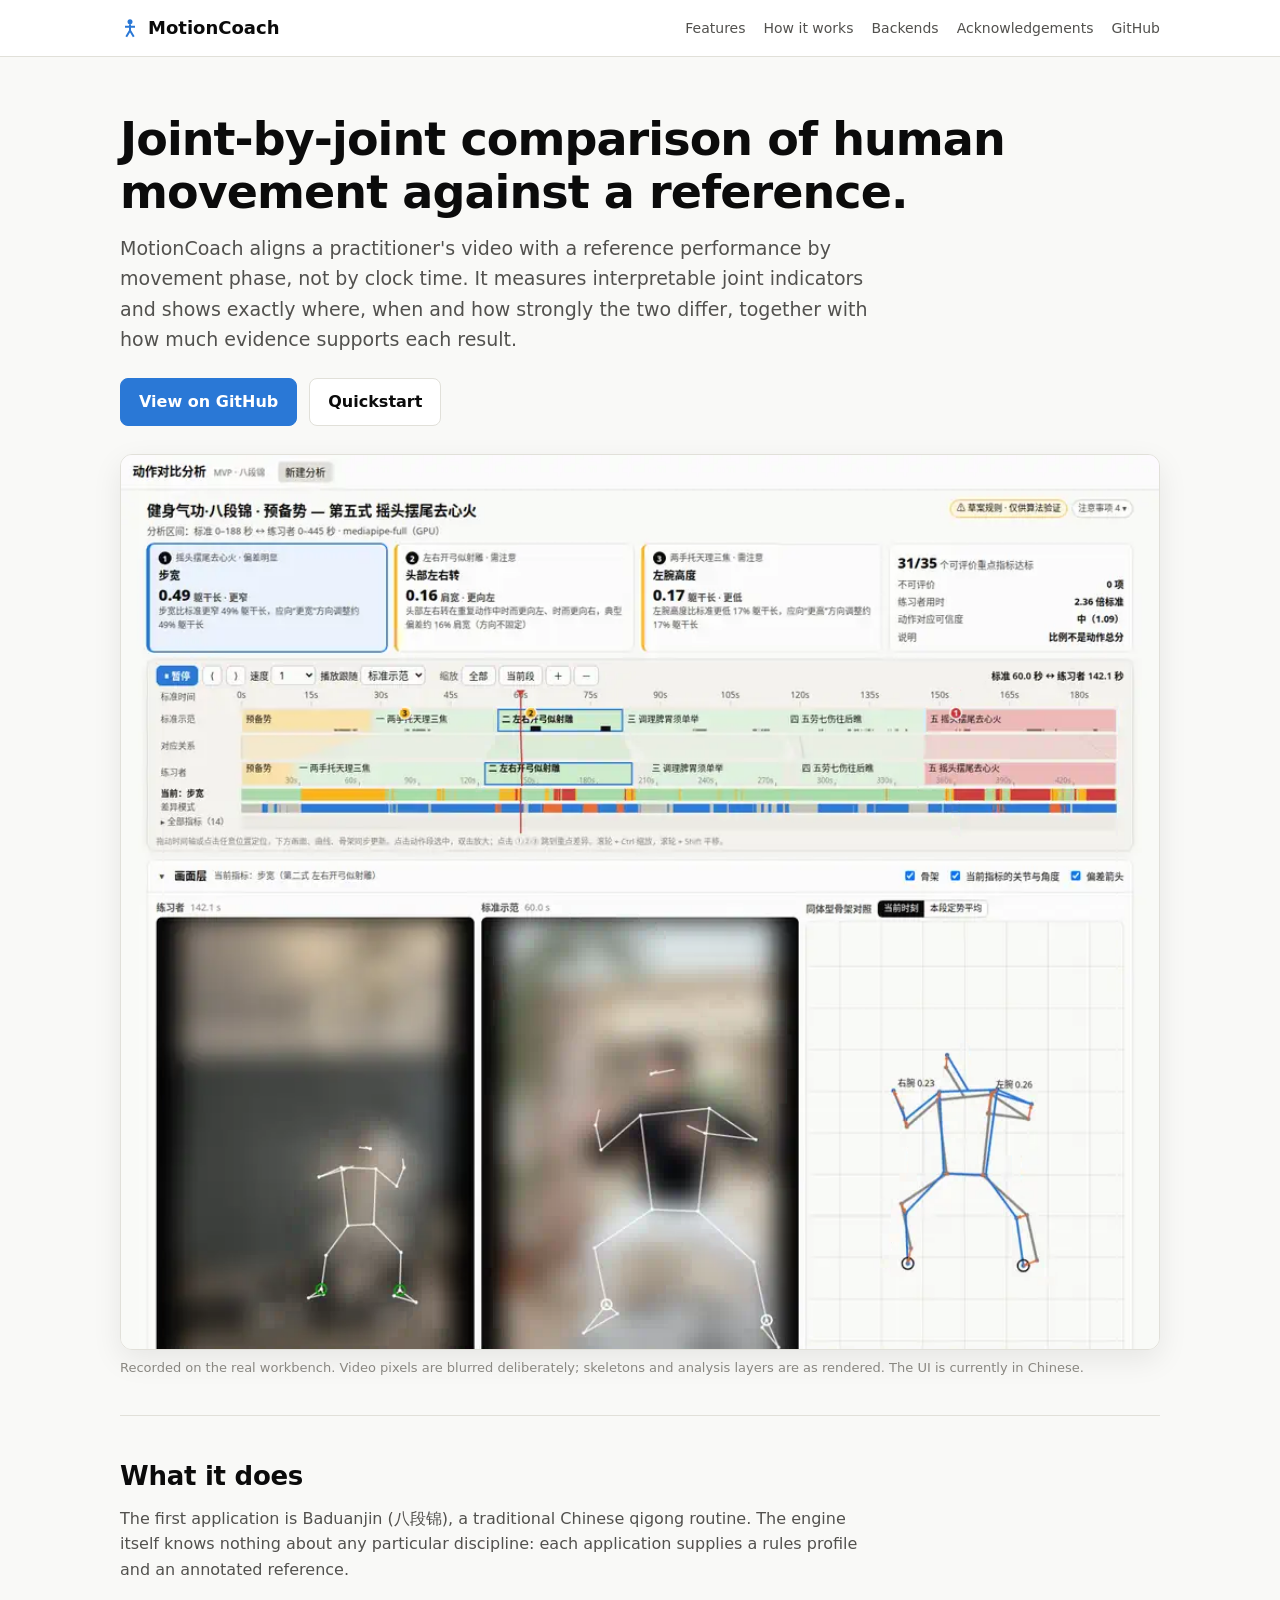
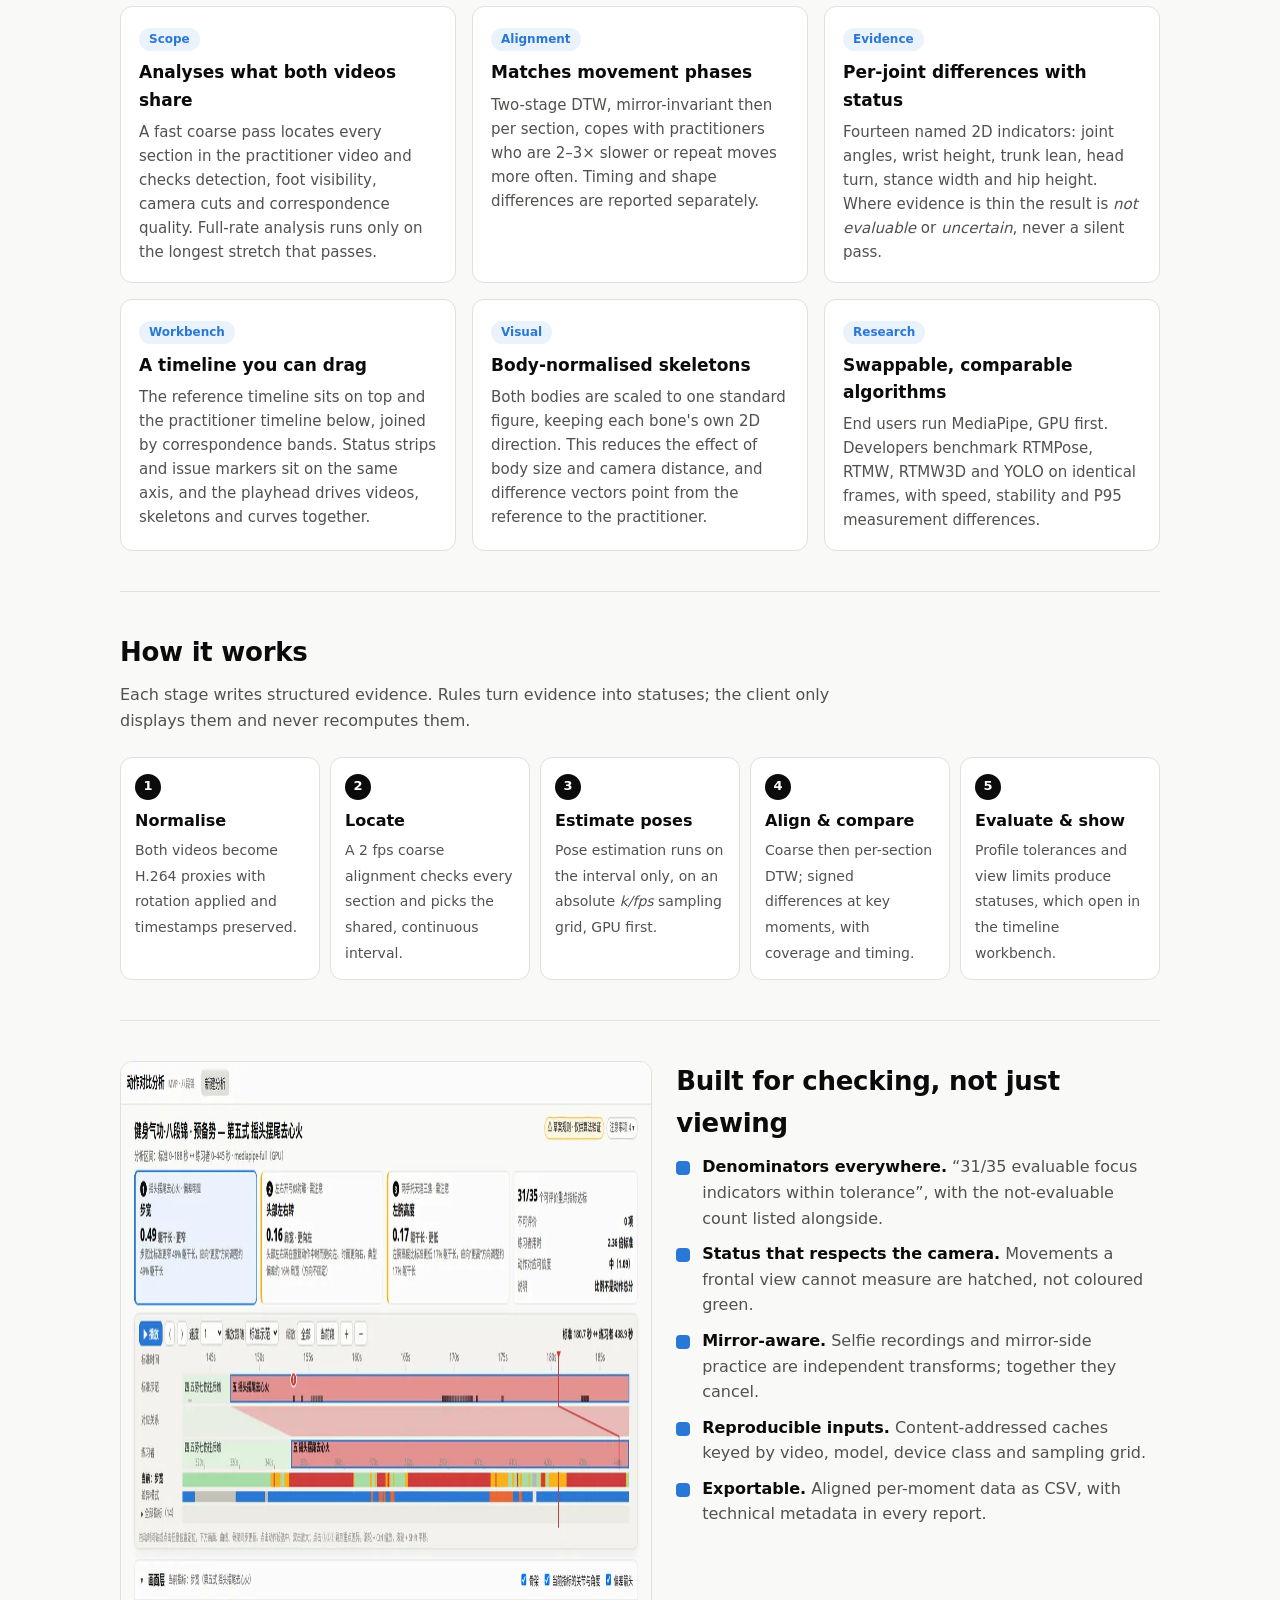
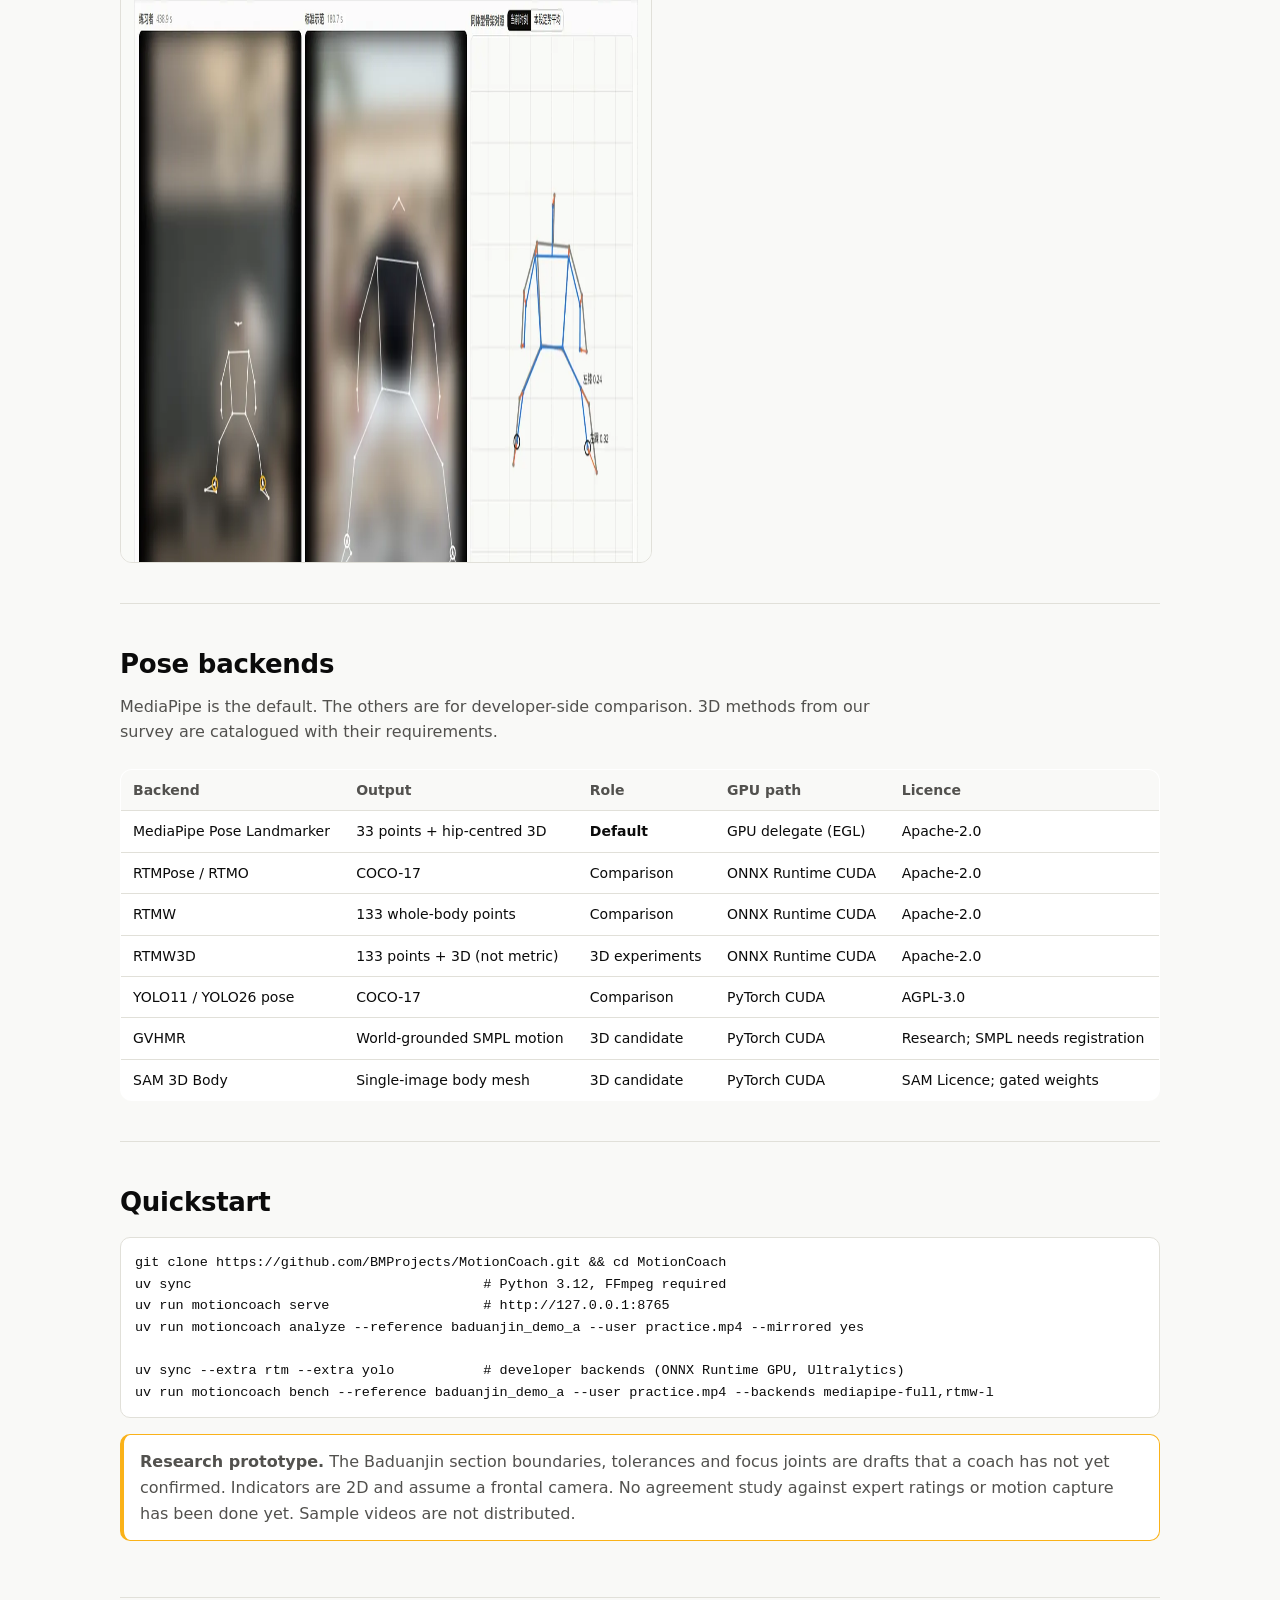
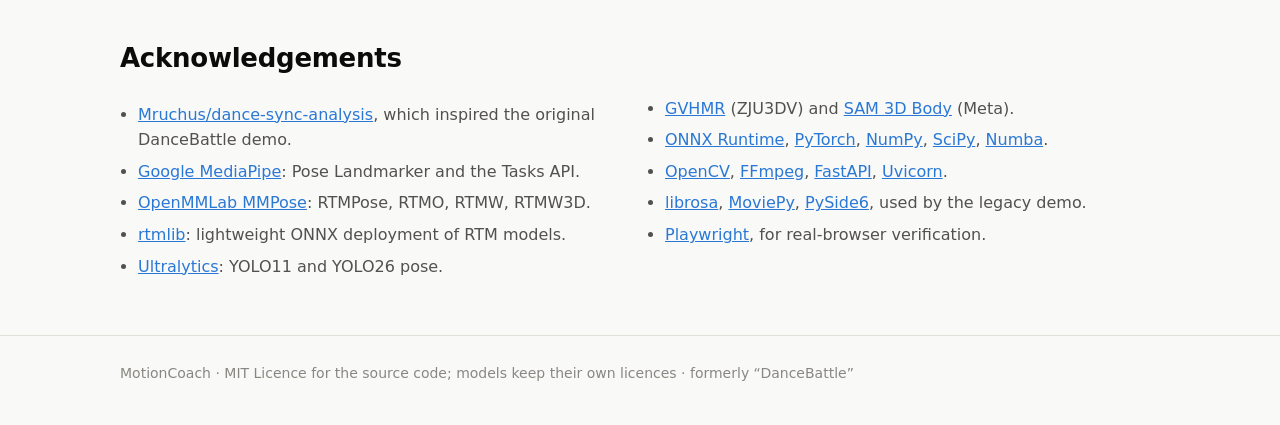
<file: docs/index.html>
<!doctype html>
<html lang="en">
<head>
<meta charset="utf-8">
<meta name="viewport" content="width=device-width, initial-scale=1">
<title>MotionCoach — joint-by-joint motion comparison</title>
<meta name="description" content="MotionCoach compares a practitioner's video with a reference performance: shared-interval selection, two-stage alignment, per-joint evidence and a timeline workbench.">
<link rel="icon" href="data:image/svg+xml,%3Csvg xmlns='http://www.w3.org/2000/svg' viewBox='0 0 16 16'%3E%3Ccircle cx='8' cy='3' r='2' fill='%232a78d6'/%3E%3Cpath d='M8 5v5M4 7h8M8 10l-3 5M8 10l3 5' stroke='%232a78d6' stroke-width='1.6' fill='none'/%3E%3C/svg%3E">
<style>
  :root {
    --bg: #f9f9f7; --card: #ffffff; --ink: #0b0b0b; --ink2: #52514e; --muted: #898781; --line: #e1e0d9;
    --accent: #2a78d6; --accent-bg: #eaf2fc; --good: #0ca30c; --warn: #fab219; --bad: #d03b3b; --arrow: #eb6834;
    color-scheme: light;
  }
  @media (prefers-color-scheme: dark) {
    :root:not([data-theme="light"]) {
      --bg: #0f0f0e; --card: #1a1a19; --ink: #f0efec; --ink2: #c3c2b7; --muted: #898781; --line: #2c2c2a;
      --accent: #3987e5; --accent-bg: #16263b; color-scheme: dark;
    }
  }
  :root[data-theme="dark"] {
    --bg: #0f0f0e; --card: #1a1a19; --ink: #f0efec; --ink2: #c3c2b7; --muted: #898781; --line: #2c2c2a;
    --accent: #3987e5; --accent-bg: #16263b; color-scheme: dark;
  }
  * { box-sizing: border-box; }
  body { margin: 0; background: var(--bg); color: var(--ink); font: 16px/1.6 system-ui, -apple-system, "Segoe UI", sans-serif; }
  a { color: var(--accent); }
  .wrap { max-width: 1080px; margin: 0 auto; padding: 0 20px; }
  header.top { border-bottom: 1px solid var(--line); background: var(--card); }
  header.top .wrap { display: flex; align-items: center; gap: 16px; height: 56px; }
  .logo { font-weight: 800; font-size: 18px; color: var(--ink); text-decoration: none; display: flex; gap: 8px; align-items: center; }
  header.top nav { margin-left: auto; display: flex; gap: 18px; font-size: 14px; }
  header.top nav a { color: var(--ink2); text-decoration: none; }
  @media (max-width: 700px) { header.top nav a:not(:last-child) { display: none; } }
  .hero { padding: 56px 0 28px; }
  .hero h1 { font-size: clamp(30px, 5vw, 46px); line-height: 1.15; margin: 0 0 14px; letter-spacing: -0.02em; }
  .hero p.lead { font-size: 19px; color: var(--ink2); max-width: 760px; margin: 0 0 24px; }
  .cta { display: flex; gap: 12px; flex-wrap: wrap; }
  .btn { display: inline-block; padding: 10px 18px; border-radius: 8px; font-weight: 600; text-decoration: none; border: 1px solid var(--line); color: var(--ink); background: var(--card); }
  .btn.primary { background: var(--accent); color: #fff; border-color: var(--accent); }
  figure.demo { margin: 28px 0 8px; }
  figure.demo img { width: 100%; height: auto; border-radius: 12px; border: 1px solid var(--line); box-shadow: 0 10px 30px rgba(0,0,0,.08); display: block; }
  figure.demo figcaption { font-size: 13px; color: var(--muted); margin-top: 8px; }
  section { padding: 40px 0; border-top: 1px solid var(--line); }
  h2 { font-size: 26px; margin: 0 0 8px; letter-spacing: -0.01em; }
  .sub { color: var(--ink2); margin: 0 0 24px; max-width: 760px; }
  .grid { display: grid; grid-template-columns: repeat(3, minmax(0, 1fr)); gap: 16px; }
  @media (max-width: 860px) { .grid { grid-template-columns: 1fr; } }
  .card { background: var(--card); border: 1px solid var(--line); border-radius: 12px; padding: 18px; }
  .card h3 { margin: 0 0 6px; font-size: 17px; }
  .card p { margin: 0; color: var(--ink2); font-size: 15px; }
  .tag { display: inline-block; font-size: 12px; font-weight: 700; color: var(--accent); background: var(--accent-bg); border-radius: 999px; padding: 2px 10px; margin-bottom: 8px; }
  ol.steps { list-style: none; padding: 0; margin: 0; display: grid; grid-template-columns: repeat(5, minmax(0, 1fr)); gap: 10px; counter-reset: s; }
  @media (max-width: 860px) { ol.steps { grid-template-columns: 1fr; } }
  ol.steps li { counter-increment: s; background: var(--card); border: 1px solid var(--line); border-radius: 12px; padding: 14px; position: relative; }
  ol.steps li::before { content: counter(s); display: inline-grid; place-items: center; width: 26px; height: 26px; border-radius: 50%; background: var(--ink); color: var(--card); font-weight: 700; font-size: 13px; margin-bottom: 8px; }
  ol.steps b { display: block; margin-bottom: 4px; }
  ol.steps span { color: var(--ink2); font-size: 14px; }
  .shot { width: 100%; border-radius: 12px; border: 1px solid var(--line); display: block; }
  .two { display: grid; grid-template-columns: 1.1fr 1fr; gap: 24px; align-items: start; }
  @media (max-width: 860px) { .two { grid-template-columns: 1fr; } }
  ul.ticks { padding-left: 0; list-style: none; margin: 0; }
  ul.ticks li { padding-left: 26px; position: relative; margin: 10px 0; color: var(--ink2); }
  ul.ticks li b { color: var(--ink); }
  ul.ticks li::before { content: ""; position: absolute; left: 0; top: 7px; width: 14px; height: 14px; border-radius: 4px; background: var(--accent); }
  .tbl { width: 100%; border-collapse: collapse; font-size: 14px; background: var(--card); border: 1px solid var(--line); border-radius: 12px; overflow: hidden; }
  .tbl th, .tbl td { text-align: left; padding: 9px 12px; border-bottom: 1px solid var(--line); vertical-align: top; }
  .tbl th { color: var(--ink2); font-weight: 600; background: var(--bg); }
  .tbl-wrap { overflow-x: auto; }
  .note { background: var(--card); border: 1px solid var(--warn); border-left-width: 4px; border-radius: 10px; padding: 14px 16px; color: var(--ink2); }
  .thanks { columns: 2; column-gap: 32px; padding-left: 18px; color: var(--ink2); }
  @media (max-width: 700px) { .thanks { columns: 1; } }
  .thanks li { margin: 6px 0; break-inside: avoid; }
  pre { background: var(--card); border: 1px solid var(--line); border-radius: 10px; padding: 14px; overflow-x: auto; font-size: 13.5px; }
  footer { border-top: 1px solid var(--line); padding: 26px 0 40px; color: var(--muted); font-size: 14px; }
</style>
</head>
<body>
<header class="top"><div class="wrap">
  <a class="logo" href="#"><svg width="20" height="20" viewBox="0 0 16 16" aria-hidden="true"><circle cx="8" cy="3" r="2" fill="#2a78d6"/><path d="M8 5v5M4 7h8M8 10l-3 5M8 10l3 5" stroke="#2a78d6" stroke-width="1.6" fill="none"/></svg>MotionCoach</a>
  <nav><a href="#features">Features</a><a href="#how">How it works</a><a href="#backends">Backends</a><a href="#thanks">Acknowledgements</a><a href="https://github.com/BMProjects/MotionCoach">GitHub</a></nav>
</div></header>

<main class="wrap">
  <div class="hero">
    <h1>Joint-by-joint comparison of human movement against a reference.</h1>
    <p class="lead">MotionCoach aligns a practitioner's video with a reference performance by movement phase, not by clock time. It measures interpretable joint indicators and shows exactly where, when and how strongly the two differ, together with how much evidence supports each result.</p>
    <div class="cta"><a class="btn primary" href="https://github.com/BMProjects/MotionCoach">View on GitHub</a><a class="btn" href="#quickstart">Quickstart</a></div>
    <figure class="demo">
      <img src="media/motioncoach-demo.webp" alt="Animated demo of the MotionCoach timeline workbench: reference and practitioner timelines with correspondence bands, status strips, synced videos with skeleton overlays, and a body-normalised skeleton comparison" width="960" height="827">
      <figcaption>Recorded on the real workbench. Video pixels are blurred deliberately; skeletons and analysis layers are as rendered. The UI is currently in Chinese.</figcaption>
    </figure>
  </div>

  <section id="features">
    <h2>What it does</h2>
    <p class="sub">The first application is Baduanjin (八段锦), a traditional Chinese qigong routine. The engine itself knows nothing about any particular discipline: each application supplies a rules profile and an annotated reference.</p>
    <div class="grid">
      <div class="card"><span class="tag">Scope</span><h3>Analyses what both videos share</h3><p>A fast coarse pass locates every section in the practitioner video and checks detection, foot visibility, camera cuts and correspondence quality. Full-rate analysis runs only on the longest stretch that passes.</p></div>
      <div class="card"><span class="tag">Alignment</span><h3>Matches movement phases</h3><p>Two-stage DTW, mirror-invariant then per section, copes with practitioners who are 2–3× slower or repeat moves more often. Timing and shape differences are reported separately.</p></div>
      <div class="card"><span class="tag">Evidence</span><h3>Per-joint differences with status</h3><p>Fourteen named 2D indicators: joint angles, wrist height, trunk lean, head turn, stance width and hip height. Where evidence is thin the result is <em>not evaluable</em> or <em>uncertain</em>, never a silent pass.</p></div>
      <div class="card"><span class="tag">Workbench</span><h3>A timeline you can drag</h3><p>The reference timeline sits on top and the practitioner timeline below, joined by correspondence bands. Status strips and issue markers sit on the same axis, and the playhead drives videos, skeletons and curves together.</p></div>
      <div class="card"><span class="tag">Visual</span><h3>Body-normalised skeletons</h3><p>Both bodies are scaled to one standard figure, keeping each bone's own 2D direction. This reduces the effect of body size and camera distance, and difference vectors point from the reference to the practitioner.</p></div>
      <div class="card"><span class="tag">Research</span><h3>Swappable, comparable algorithms</h3><p>End users run MediaPipe, GPU first. Developers benchmark RTMPose, RTMW, RTMW3D and YOLO on identical frames, with speed, stability and P95 measurement differences.</p></div>
    </div>
  </section>

  <section id="how">
    <h2>How it works</h2>
    <p class="sub">Each stage writes structured evidence. Rules turn evidence into statuses; the client only displays them and never recomputes them.</p>
    <ol class="steps">
      <li><b>Normalise</b><span>Both videos become H.264 proxies with rotation applied and timestamps preserved.</span></li>
      <li><b>Locate</b><span>A 2 fps coarse alignment checks every section and picks the shared, continuous interval.</span></li>
      <li><b>Estimate poses</b><span>Pose estimation runs on the interval only, on an absolute <i>k/fps</i> sampling grid, GPU first.</span></li>
      <li><b>Align &amp; compare</b><span>Coarse then per-section DTW; signed differences at key moments, with coverage and timing.</span></li>
      <li><b>Evaluate &amp; show</b><span>Profile tolerances and view limits produce statuses, which open in the timeline workbench.</span></li>
    </ol>
  </section>

  <section>
    <div class="two">
      <img class="shot" src="media/workbench.webp" alt="Static screenshot of the MotionCoach report workbench" width="1280" height="1102" loading="lazy">
      <div>
        <h2>Built for checking, not just viewing</h2>
        <ul class="ticks">
          <li><b>Denominators everywhere.</b> “31/35 evaluable focus indicators within tolerance”, with the not-evaluable count listed alongside.</li>
          <li><b>Status that respects the camera.</b> Movements a frontal view cannot measure are hatched, not coloured green.</li>
          <li><b>Mirror-aware.</b> Selfie recordings and mirror-side practice are independent transforms; together they cancel.</li>
          <li><b>Reproducible inputs.</b> Content-addressed caches keyed by video, model, device class and sampling grid.</li>
          <li><b>Exportable.</b> Aligned per-moment data as CSV, with technical metadata in every report.</li>
        </ul>
      </div>
    </div>
  </section>

  <section id="backends">
    <h2>Pose backends</h2>
    <p class="sub">MediaPipe is the default. The others are for developer-side comparison. 3D methods from our survey are catalogued with their requirements.</p>
    <div class="tbl-wrap"><table class="tbl">
      <tr><th>Backend</th><th>Output</th><th>Role</th><th>GPU path</th><th>Licence</th></tr>
      <tr><td>MediaPipe Pose Landmarker</td><td>33 points + hip-centred 3D</td><td><b>Default</b></td><td>GPU delegate (EGL)</td><td>Apache-2.0</td></tr>
      <tr><td>RTMPose / RTMO</td><td>COCO-17</td><td>Comparison</td><td>ONNX Runtime CUDA</td><td>Apache-2.0</td></tr>
      <tr><td>RTMW</td><td>133 whole-body points</td><td>Comparison</td><td>ONNX Runtime CUDA</td><td>Apache-2.0</td></tr>
      <tr><td>RTMW3D</td><td>133 points + 3D (not metric)</td><td>3D experiments</td><td>ONNX Runtime CUDA</td><td>Apache-2.0</td></tr>
      <tr><td>YOLO11 / YOLO26 pose</td><td>COCO-17</td><td>Comparison</td><td>PyTorch CUDA</td><td>AGPL-3.0</td></tr>
      <tr><td>GVHMR</td><td>World-grounded SMPL motion</td><td>3D candidate</td><td>PyTorch CUDA</td><td>Research; SMPL needs registration</td></tr>
      <tr><td>SAM 3D Body</td><td>Single-image body mesh</td><td>3D candidate</td><td>PyTorch CUDA</td><td>SAM Licence; gated weights</td></tr>
    </table></div>
  </section>

  <section id="quickstart">
    <h2>Quickstart</h2>
    <pre><code>git clone https://github.com/BMProjects/MotionCoach.git &amp;&amp; cd MotionCoach
uv sync                                    # Python 3.12, FFmpeg required
uv run motioncoach serve                   # http://127.0.0.1:8765
uv run motioncoach analyze --reference baduanjin_demo_a --user practice.mp4 --mirrored yes

uv sync --extra rtm --extra yolo           # developer backends (ONNX Runtime GPU, Ultralytics)
uv run motioncoach bench --reference baduanjin_demo_a --user practice.mp4 --backends mediapipe-full,rtmw-l</code></pre>
    <p class="note"><b>Research prototype.</b> The Baduanjin section boundaries, tolerances and focus joints are drafts that a coach has not yet confirmed. Indicators are 2D and assume a frontal camera. No agreement study against expert ratings or motion capture has been done yet. Sample videos are not distributed.</p>
  </section>

  <section id="thanks">
    <h2>Acknowledgements</h2>
    <ul class="thanks">
      <li><a href="https://github.com/Mruchus/dance-sync-analysis">Mruchus/dance-sync-analysis</a>, which inspired the original DanceBattle demo.</li>
      <li><a href="https://github.com/google-ai-edge/mediapipe">Google MediaPipe</a>: Pose Landmarker and the Tasks API.</li>
      <li><a href="https://github.com/open-mmlab/mmpose">OpenMMLab MMPose</a>: RTMPose, RTMO, RTMW, RTMW3D.</li>
      <li><a href="https://github.com/Tau-J/rtmlib">rtmlib</a>: lightweight ONNX deployment of RTM models.</li>
      <li><a href="https://github.com/ultralytics/ultralytics">Ultralytics</a>: YOLO11 and YOLO26 pose.</li>
      <li><a href="https://github.com/zju3dv/GVHMR">GVHMR</a> (ZJU3DV) and <a href="https://github.com/facebookresearch/sam-3d-body">SAM 3D Body</a> (Meta).</li>
      <li><a href="https://onnxruntime.ai/">ONNX Runtime</a>, <a href="https://pytorch.org/">PyTorch</a>, <a href="https://numpy.org/">NumPy</a>, <a href="https://scipy.org/">SciPy</a>, <a href="https://numba.pydata.org/">Numba</a>.</li>
      <li><a href="https://opencv.org/">OpenCV</a>, <a href="https://ffmpeg.org/">FFmpeg</a>, <a href="https://fastapi.tiangolo.com/">FastAPI</a>, <a href="https://www.uvicorn.org/">Uvicorn</a>.</li>
      <li><a href="https://librosa.org/">librosa</a>, <a href="https://zulko.github.io/moviepy/">MoviePy</a>, <a href="https://doc.qt.io/qtforpython-6/">PySide6</a>, used by the legacy demo.</li>
      <li><a href="https://playwright.dev/">Playwright</a>, for real-browser verification.</li>
    </ul>
  </section>
</main>
<footer><div class="wrap">MotionCoach · MIT Licence for the source code; models keep their own licences · formerly “DanceBattle”</div></footer>
</body>
</html>
</file>
